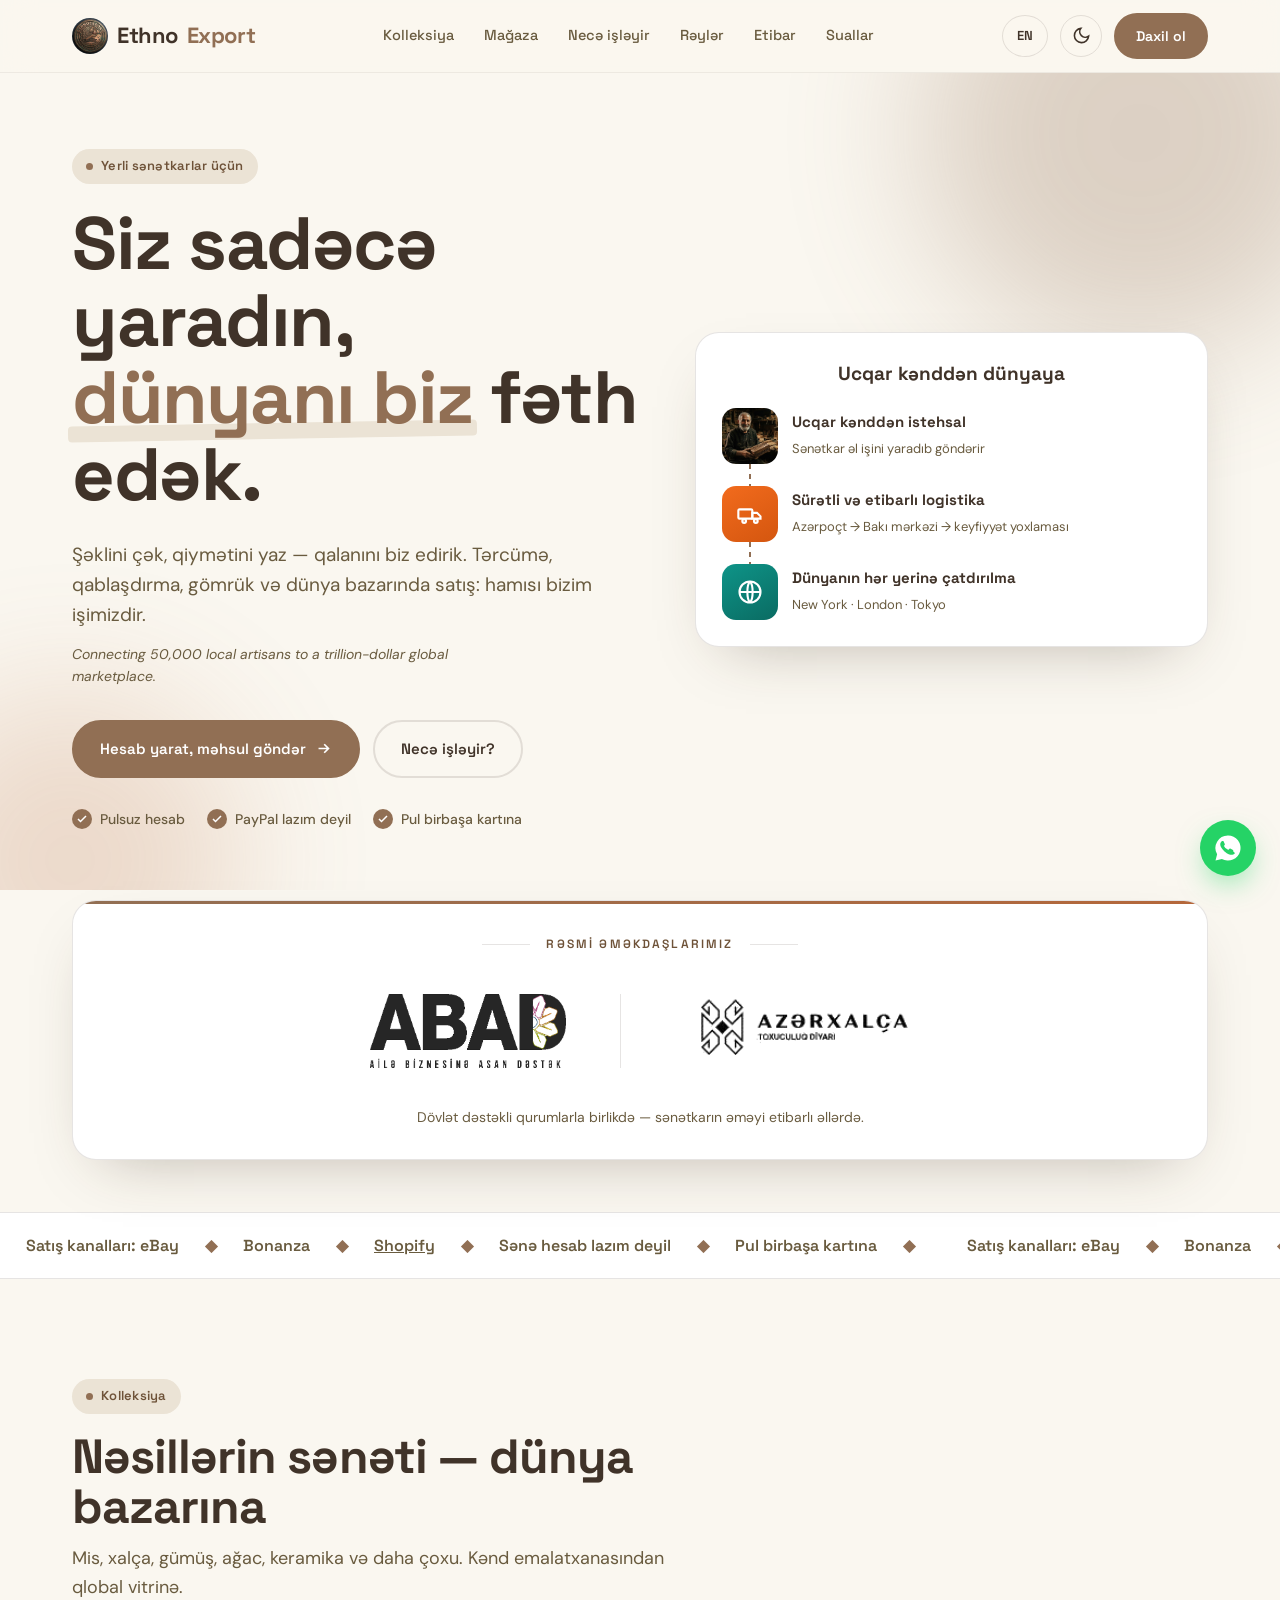
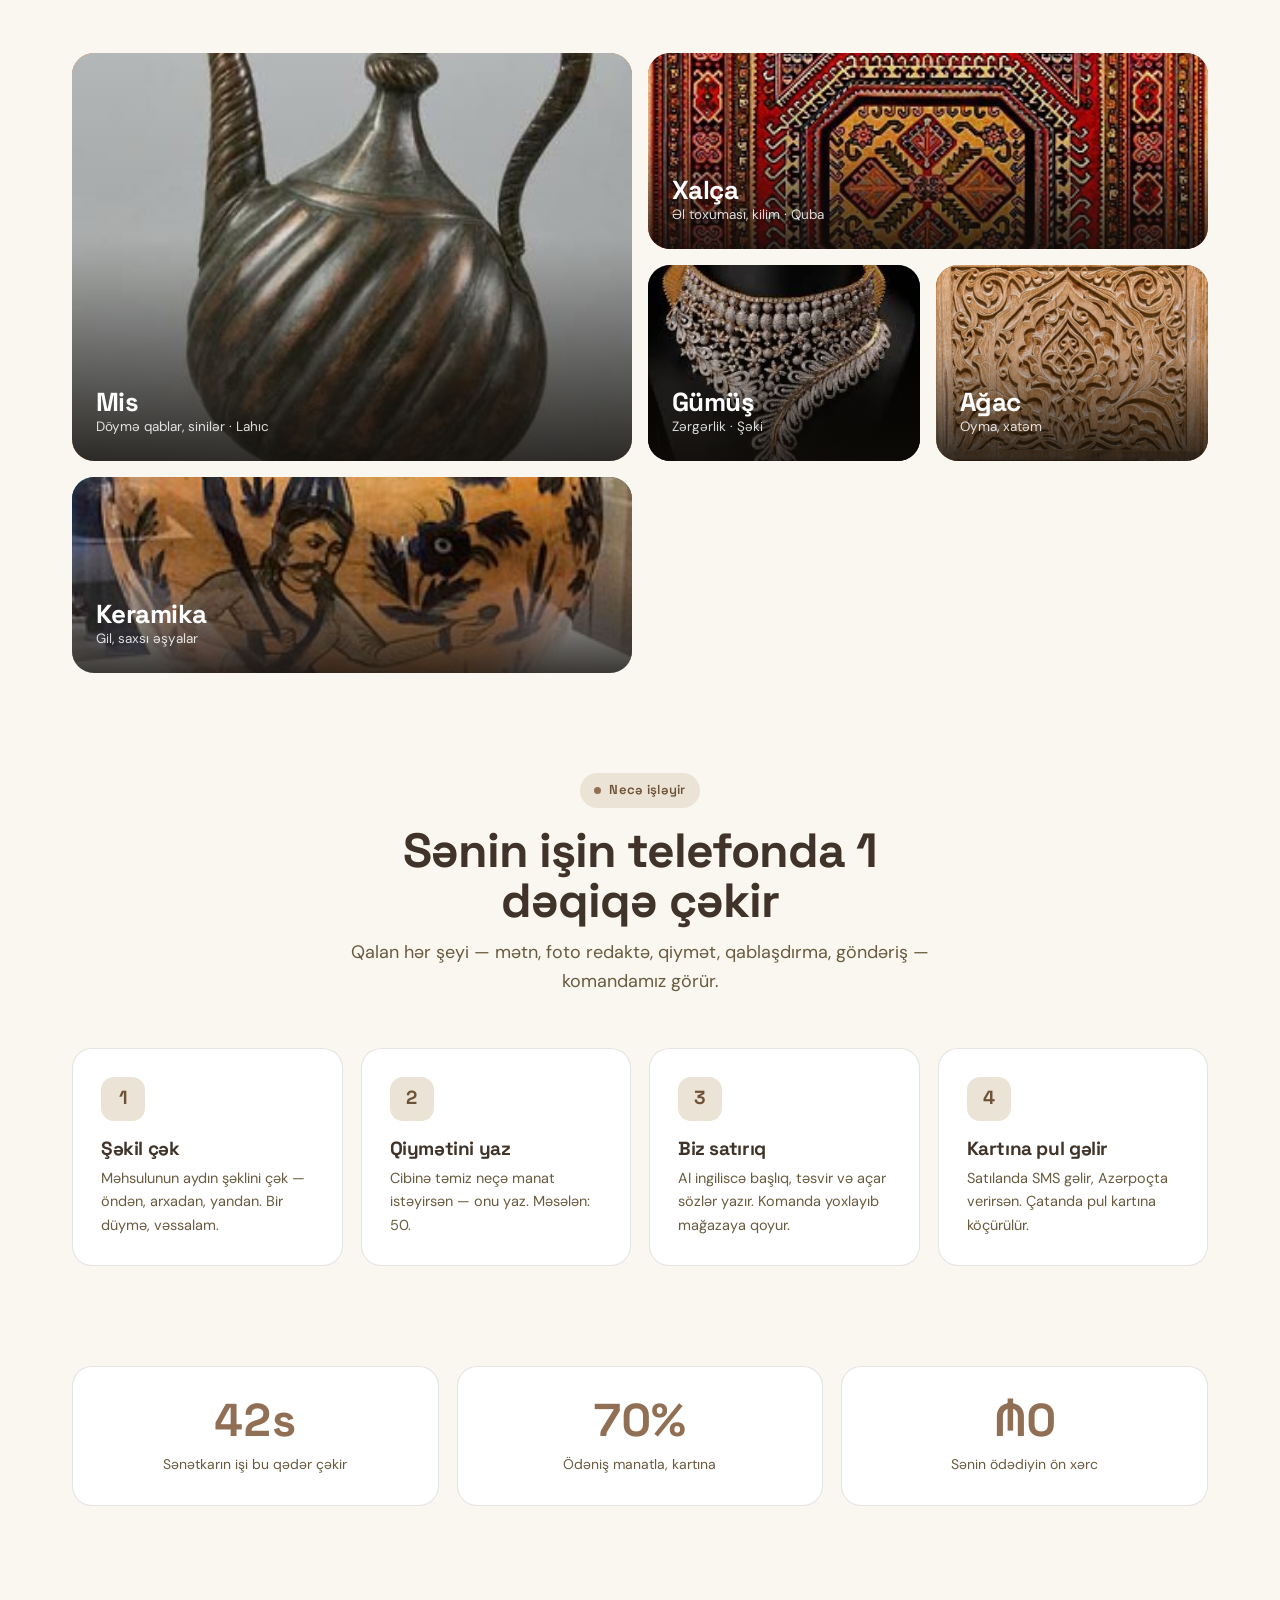
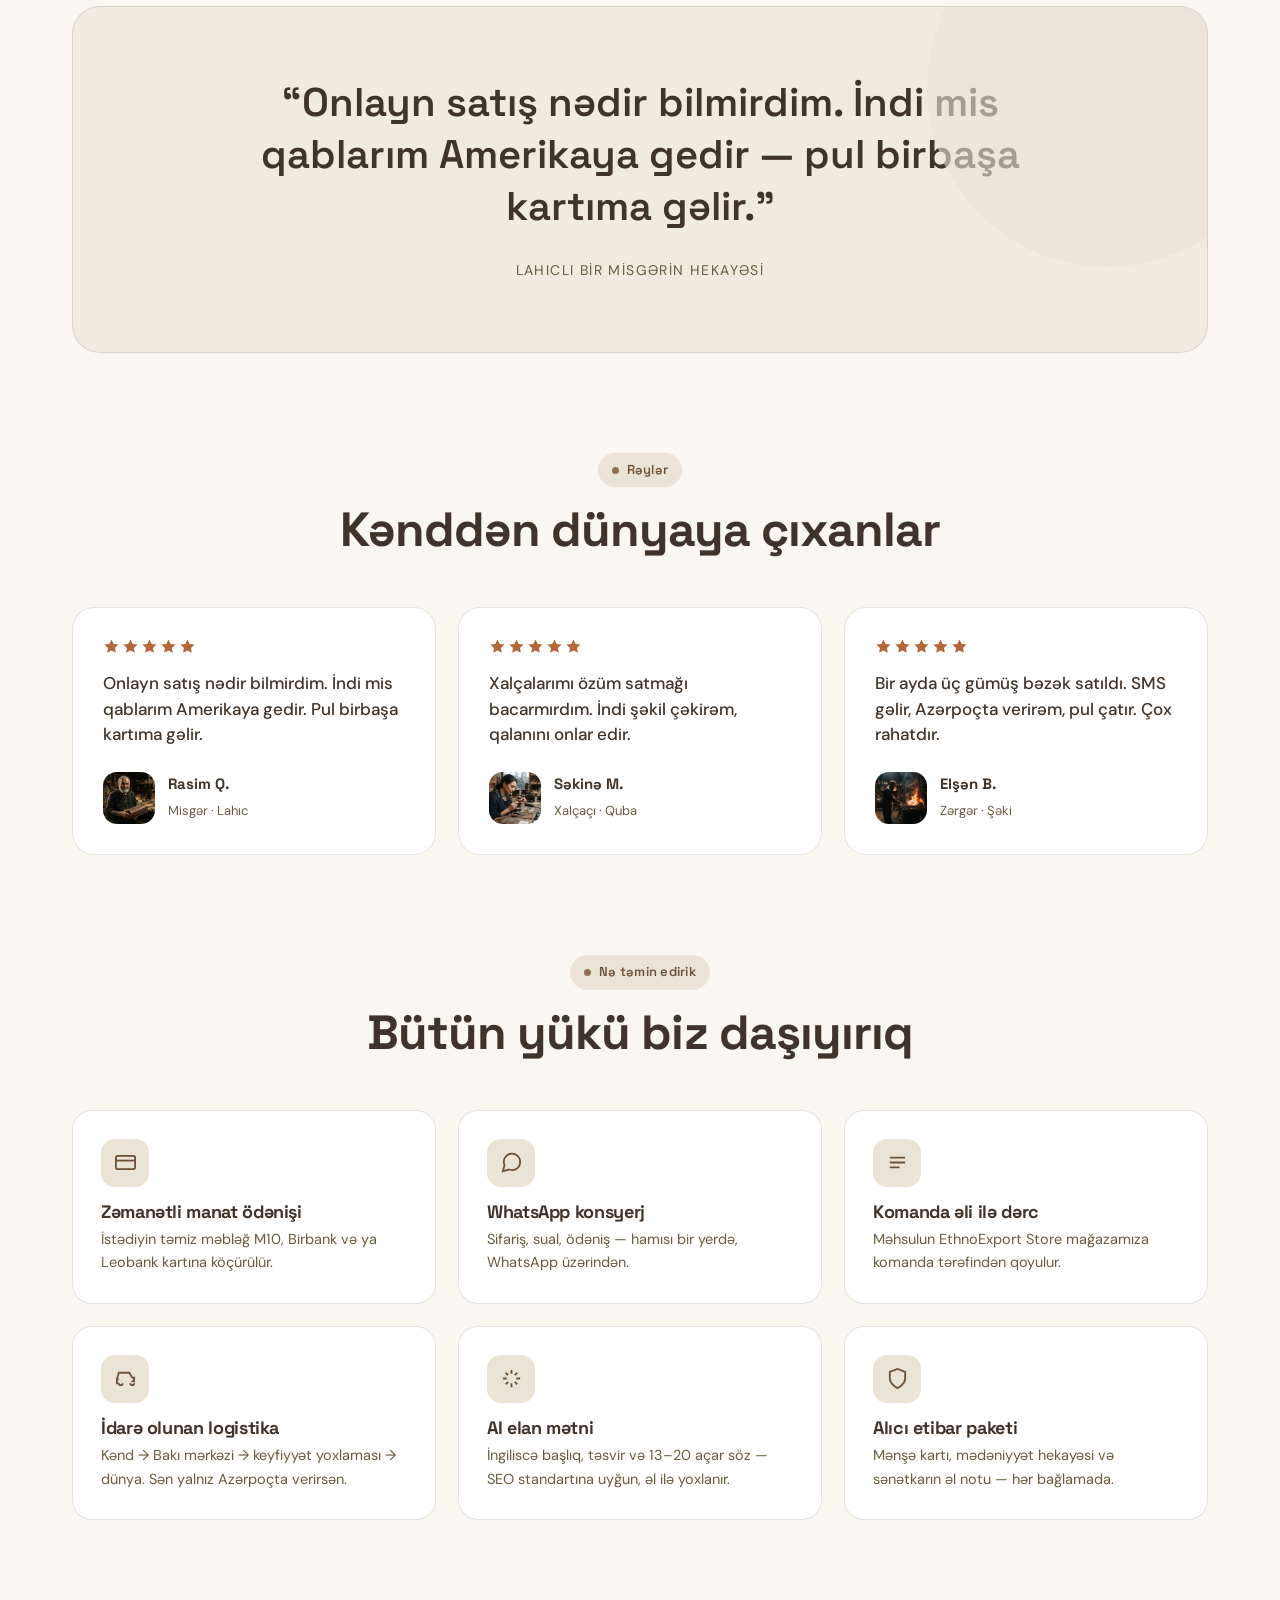
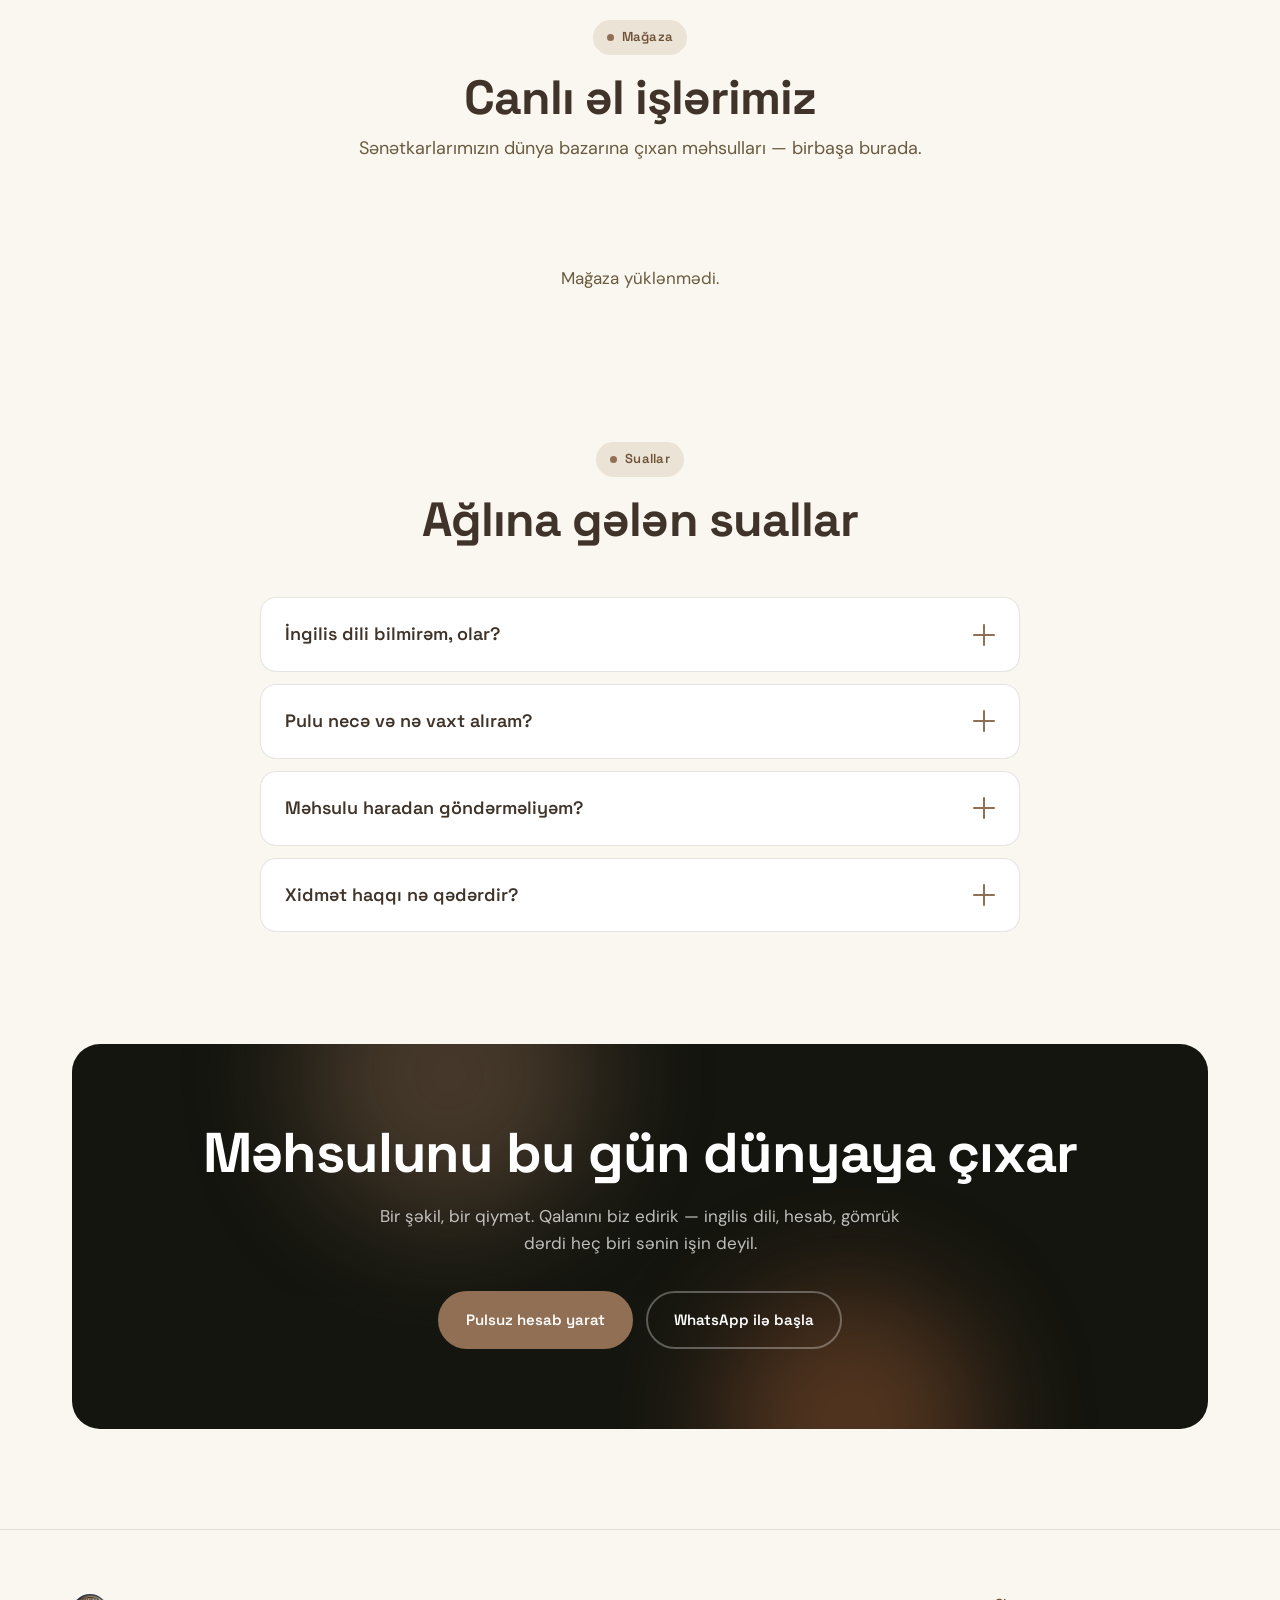
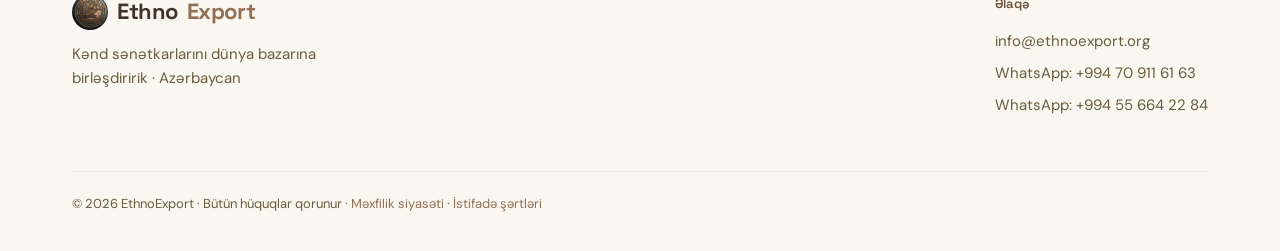
<file: index.html>
<!DOCTYPE html>
<html lang="az" data-theme="light">
<head>
<meta charset="utf-8">
<meta name="viewport" content="width=device-width,initial-scale=1">
<title>EthnoExport — Siz sadəcə yaradın, dünyanı biz fəth edək</title>
<meta name="description" content="Kənd sənətkarlarını dünya bazarına birləşdiririk. Şəklini çək, qiymətini yaz — tərcümə, gömrük, satış bizim işimizdir.">
<link rel="icon" href="assets/img/favicon.png" type="image/png">
<script>if(location.hash.indexOf('access_token')>-1){
  if(location.hash.indexOf('type=recovery')>-1){location.replace('yenile-sifre'+location.hash);}
  else{location.replace('panel'+location.hash);}
}</script>
<link rel="preconnect" href="https://fonts.googleapis.com">
<link rel="preconnect" href="https://fonts.gstatic.com" crossorigin>
<link href="https://fonts.googleapis.com/css2?family=Space+Grotesk:wght@400;500;600;700&family=DM+Sans:opsz,wght@9..40,400;9..40,500;9..40,600;9..40,700&display=swap" rel="stylesheet">
<style>
:root{
  --bg:#FAF7F0; --surface:#FFFFFF; --surface-2:#F0EADF;
  --ink:#403329; --ink-soft:#695B3F;
  --green:#916F54; --green-dk:#6E5238; --green-soft:#EBE3D5;
  --orange:#B5673A; --orange-soft:#F3E4D6;
  --berry:#9C4A33; --slate:#8F8F71; --teal:#6E5238;
  --line:rgba(64,51,41,.13); --line-2:rgba(64,51,41,.07);
  --shadow:0 24px 60px -30px rgba(60,45,30,.35);
  --nav-bg:rgba(250,247,240,.82);
}
[data-theme="dark"]{
  --bg:#241C17; --surface:#2C231B; --surface-2:#342A20;
  --ink:#EFE7DA; --ink-soft:#B0A38D;
  --green:#B0835B; --green-dk:#C79A6E; --green-soft:#3A2C1E;
  --orange:#C9825A; --orange-soft:#3A2A1D;
  --berry:#C56B52; --slate:#8F8F71; --teal:#705239;
  --line:rgba(239,231,218,.13); --line-2:rgba(239,231,218,.06);
  --shadow:0 24px 60px -30px rgba(0,0,0,.7);
  --nav-bg:rgba(36,28,23,.82);
}
*{margin:0;padding:0;box-sizing:border-box}
html{scroll-behavior:smooth}
body{background:var(--bg);color:var(--ink);font-family:"DM Sans",sans-serif;font-size:17px;line-height:1.6;-webkit-font-smoothing:antialiased;overflow-x:hidden;transition:background .5s,color .5s}
h1,h2,h3{font-family:"Space Grotesk",sans-serif;font-weight:700;line-height:1.04;letter-spacing:-.02em}
img{max-width:100%;display:block}
a{color:inherit;text-decoration:none}
.wrap{max-width:1200px;margin:0 auto;padding:0 32px}
.eyebrow{display:inline-flex;align-items:center;gap:8px;font-family:"Space Grotesk";font-size:13px;font-weight:600;letter-spacing:.02em;color:var(--green-dk);background:var(--green-soft);padding:7px 14px;border-radius:100px}
.eyebrow .dot{width:7px;height:7px;border-radius:50%;background:var(--green)}
.lead{color:var(--ink-soft);font-size:19px}
::selection{background:var(--green);color:#fff}

/* buttons */
.btn{display:inline-flex;align-items:center;gap:9px;background:var(--ink);color:var(--bg);padding:15px 26px;border-radius:100px;font-family:"Space Grotesk";font-size:15px;font-weight:600;border:2px solid var(--ink);cursor:pointer;transition:transform .22s cubic-bezier(.34,1.5,.5,1),box-shadow .3s,background .3s}
.btn:hover{transform:translateY(-3px);box-shadow:0 14px 26px -12px rgba(20,21,15,.5)}
.btn svg{width:17px;height:17px;transition:transform .3s}
.btn:hover svg{transform:translateX(4px)}
.btn.green{background:var(--green);border-color:var(--green);color:#fff}
.btn.green:hover{box-shadow:0 14px 30px -10px rgba(145,111,84,.6)}
.btn.ghost{background:transparent;color:var(--ink);border-color:var(--line)}
.btn.ghost:hover{border-color:var(--ink);box-shadow:none}

/* nav */
header.nav{position:sticky;top:0;z-index:60;background:var(--nav-bg);backdrop-filter:blur(16px) saturate(1.4);border-bottom:1px solid var(--line-2);transition:.4s}
.nav-in{display:flex;align-items:center;justify-content:space-between;height:72px}
.logo{font-family:"Space Grotesk";font-size:22px;font-weight:700;letter-spacing:-.02em;display:flex;align-items:center;gap:9px}
.logo b{color:var(--green)}
.logo-mark{width:28px;height:28px;background:var(--green);border-radius:9px;display:flex;align-items:center;justify-content:center;color:#fff}
.logo-mark svg{width:18px;height:18px}
.logo-img{width:36px;height:36px;border-radius:50%;object-fit:cover;flex:none}
.nav-links{display:flex;gap:30px}
.nav-links a{font-family:"Space Grotesk";font-size:14.5px;font-weight:500;color:var(--ink-soft);transition:color .2s}
.nav-links a:hover{color:var(--green)}
.nav-right{display:flex;align-items:center;gap:12px}
.icon-btn{width:42px;height:42px;display:flex;align-items:center;justify-content:center;border:1px solid var(--line);border-radius:50%;background:transparent;color:var(--ink);cursor:pointer;transition:.25s}
.icon-btn:hover{border-color:var(--green);color:var(--green)}
.icon-btn svg{width:19px;height:19px}
.icon-btn .sun{display:none}[data-theme="dark"] .icon-btn .sun{display:block}[data-theme="dark"] .icon-btn .moon{display:none}
.menu-btn{display:none}
.nav-cta{padding:10px 20px;font-size:14px}

/* hero */
.hero{position:relative;padding:76px 0 60px;overflow:hidden}
.blob{position:absolute;border-radius:50%;filter:blur(70px);opacity:.5;pointer-events:none;z-index:0}
.blob.g{width:440px;height:440px;background:var(--green);top:-160px;right:-80px;opacity:.28}
.blob.o{width:340px;height:340px;background:var(--orange);bottom:-140px;left:-100px;opacity:.2}
.hero-grid{display:grid;grid-template-columns:1.05fr .95fr;gap:56px;align-items:center;position:relative;z-index:1}
.hero h1{font-size:clamp(42px,6vw,74px);margin:22px 0 0}
.hero h1 .mark{position:relative;white-space:nowrap;color:var(--green)}
.hero h1 .mark::after{content:"";position:absolute;left:-4px;right:-4px;bottom:6px;height:16px;background:var(--green-soft);z-index:-1;border-radius:4px;transform:rotate(-1deg)}
.hero .lead{margin:26px 0 6px;max-width:44ch}
.hero-en{font-size:14px;color:var(--ink-soft);font-style:italic;max-width:46ch;margin-top:12px}
.hero-cta{display:flex;gap:13px;flex-wrap:wrap;margin-top:32px}
.assure{display:flex;gap:22px;flex-wrap:wrap;margin-top:30px}
.assure div{display:flex;align-items:center;gap:8px;font-size:14px;color:var(--ink-soft);font-weight:500}
.assure .ck{width:20px;height:20px;border-radius:50%;background:var(--green);display:flex;align-items:center;justify-content:center;flex:none}
.assure .ck svg{width:12px;height:12px;color:#fff}

/* calc card */
.calc{background:var(--surface);border:1px solid var(--line);border-radius:24px;padding:30px;box-shadow:var(--shadow);position:relative;z-index:1}
.calc-tag{display:inline-flex;align-items:center;gap:8px;font-family:"Space Grotesk";font-size:12px;font-weight:600;letter-spacing:.02em;color:var(--green-dk);background:var(--green-soft);padding:6px 12px;border-radius:100px}
.calc-tag .dot{width:7px;height:7px;border-radius:50%;background:var(--green)}
@media(prefers-reduced-motion:no-preference){.calc-tag .dot{animation:pulse 2.2s infinite}}
@keyframes pulse{0%{box-shadow:0 0 0 0 rgba(145,111,84,.5)}70%{box-shadow:0 0 0 8px rgba(145,111,84,0)}100%{box-shadow:0 0 0 0 rgba(145,111,84,0)}}
.calc h3{font-size:21px;margin:16px 0 4px}
.calc .sub{font-size:14px;color:var(--ink-soft);margin-bottom:20px}
.calc-input{background:var(--surface-2);border-radius:16px;padding:18px 20px;margin-bottom:20px}
.calc-val{display:flex;align-items:center;justify-content:space-between}
.calc-val input{background:transparent;border:none;outline:none;font-family:"Space Grotesk";font-size:44px;font-weight:700;color:var(--ink);width:100%;text-align:right}
.calc-val input::-webkit-outer-spin-button,.calc-val input::-webkit-inner-spin-button{-webkit-appearance:none;margin:0}
.calc-val b{font-size:28px;color:var(--green);font-weight:600;font-family:"Space Grotesk"}
input[type=range]{-webkit-appearance:none;width:100%;height:6px;background:var(--line);border-radius:100px;margin-top:14px;cursor:pointer}
input[type=range]::-webkit-slider-thumb{-webkit-appearance:none;width:22px;height:22px;border-radius:50%;background:var(--green);border:4px solid var(--surface);box-shadow:0 2px 8px rgba(145,111,84,.4)}
input[type=range]::-moz-range-thumb{width:22px;height:22px;border-radius:50%;background:var(--green);border:4px solid var(--surface)}
.rev-row{display:flex;justify-content:space-between;align-items:center;font-size:14.5px;color:var(--ink-soft);padding:10px 0;border-top:1px solid var(--line-2)}
.rev-row .money{font-family:"Space Grotesk";font-weight:600;color:var(--ink);font-variant-numeric:tabular-nums}
.rev-final{display:flex;justify-content:space-between;align-items:flex-end;padding-top:16px;margin-top:6px;border-top:2px solid var(--line)}
.rev-final .lbl{font-size:11px;letter-spacing:.08em;text-transform:uppercase;color:var(--ink-soft)}
.rev-final .note{font-size:13px;color:var(--green-dk);margin-top:3px;font-weight:600}
.rev-final .val{font-family:"Space Grotesk";font-size:38px;font-weight:700;color:var(--ink);font-variant-numeric:tabular-nums}
.calc-fine{font-size:11px;color:var(--ink-soft);opacity:.7;margin-top:14px;line-height:1.5}

/* marquee strip */
.strip{border-top:1px solid var(--line);border-bottom:1px solid var(--line);padding:0;overflow:hidden;background:var(--surface)}
.marq{display:flex;gap:0;white-space:nowrap;font-family:"Space Grotesk";font-weight:600;font-size:16px;color:var(--ink-soft)}
.marq span{padding:20px 26px;display:inline-flex;align-items:center;gap:26px}
.marq .d{color:var(--green)}
@media(prefers-reduced-motion:no-preference){.marq{animation:scroll 26s linear infinite;width:max-content}}
@keyframes scroll{to{transform:translateX(-50%)}}

/* section */
.sec{padding:100px 0}
.sec-head{max-width:640px;margin-bottom:52px}
.sec-head.center{margin-left:auto;margin-right:auto;text-align:center}
.sec-head h2{font-size:clamp(30px,4vw,48px);margin:18px 0 12px}
.sec-head p{color:var(--ink-soft);font-size:18px}

/* categories bento */
.bento{display:grid;grid-template-columns:repeat(4,1fr);grid-auto-rows:196px;gap:16px}
.bcard{position:relative;overflow:hidden;border-radius:22px;padding:24px;display:flex;flex-direction:column;justify-content:flex-end;color:#fff;cursor:default;transition:transform .35s cubic-bezier(.34,1.4,.5,1),box-shadow .35s}
.bcard:hover{transform:translateY(-6px);box-shadow:0 26px 50px -22px rgba(0,0,0,.45)}
.bcard .bimg{position:absolute;inset:0;width:100%;height:100%;object-fit:cover;z-index:0;transition:transform .5s}
.bcard:hover .bimg{transform:scale(1.06)}
.bcard::after{content:"";position:absolute;inset:0;z-index:1;background:linear-gradient(to top,rgba(15,12,8,.82),rgba(15,12,8,.15) 55%,rgba(15,12,8,.05))}
.bcard h3,.bcard small{position:relative;z-index:2}
.bcard .ic{position:absolute;top:22px;right:22px;opacity:.35;transition:transform .5s}
.bcard:hover .ic{transform:scale(1.15) rotate(-6deg)}
.bcard .ic svg{width:60px;height:60px;stroke-width:1.2}
.bcard h3{font-size:26px;position:relative}
.bcard small{opacity:.85;font-size:13.5px;position:relative}
.b-mis{grid-column:span 2;grid-row:span 2;background:linear-gradient(150deg,#F26B1D,#c94f12)}
.b-xal{grid-column:span 2;background:linear-gradient(150deg,#C0392B,#8e2820)}
.b-gum{grid-column:span 1;background:linear-gradient(150deg,#5B6470,#3f4650)}
.b-agac{grid-column:span 1;background:linear-gradient(150deg,#8a6a3e,#5c4326)}
.b-ker{grid-column:span 2;background:linear-gradient(150deg,#0E9488,#0a6b62)}

/* how steps */
.steps{display:grid;grid-template-columns:repeat(4,1fr);gap:18px}
.step{background:var(--surface);border:1px solid var(--line);border-radius:20px;padding:28px;transition:transform .3s,box-shadow .3s,border-color .3s}
.step:hover{transform:translateY(-6px);border-color:var(--green);box-shadow:0 0 0 1px var(--green),0 18px 40px -20px rgba(145,111,84,.5)}
.step .n{width:44px;height:44px;border-radius:13px;background:var(--green-soft);color:var(--green-dk);font-family:"Space Grotesk";font-weight:700;font-size:19px;display:flex;align-items:center;justify-content:center}
.step h3{font-size:19px;margin:18px 0 9px}
.step p{font-size:14.5px;color:var(--ink-soft)}

/* stats */
.stats{display:grid;grid-template-columns:repeat(4,1fr);gap:18px}
.stat{background:var(--surface);border:1px solid var(--line);border-radius:20px;padding:30px;text-align:center}
.stat .num{font-family:"Space Grotesk";font-size:46px;font-weight:700;color:var(--green);line-height:1;font-variant-numeric:tabular-nums}
.stat .lbl{font-size:14px;color:var(--ink-soft);margin-top:10px}

/* story */
.story{background:var(--surface-2);border:1px solid var(--line);color:var(--ink);border-radius:28px;padding:70px 56px;text-align:center;position:relative;overflow:hidden}
.story::after{content:"";position:absolute;top:-100px;right:-80px;width:360px;height:360px;background:var(--green-soft);opacity:.6;border-radius:50%}
.story .quote{font-family:"Space Grotesk";font-size:clamp(24px,3.4vw,40px);font-weight:600;line-height:1.3;max-width:820px;margin:0 auto;position:relative}
.story .who{margin-top:26px;font-size:14px;letter-spacing:.1em;text-transform:uppercase;color:var(--ink-soft);position:relative}

/* reviews */
.rev-grid{display:grid;grid-template-columns:repeat(3,1fr);gap:22px}
.review{background:var(--surface);border:1px solid var(--line);border-radius:22px;padding:30px;transition:transform .3s,box-shadow .3s,border-color .3s}
.review:hover{transform:translateY(-6px);border-color:var(--green);box-shadow:0 0 0 1px var(--green),0 18px 40px -20px rgba(145,111,84,.5)}
.review .stars{display:flex;gap:2px;color:var(--orange);margin-bottom:16px}
.review .stars svg{width:17px;height:17px;fill:currentColor}
.review p{font-size:17px;line-height:1.5;margin-bottom:24px;font-weight:500}
.review .who{display:flex;align-items:center;gap:13px}
.review .av{width:52px;height:52px;border-radius:14px;display:flex;align-items:center;justify-content:center;font-family:"Space Grotesk";font-size:19px;font-weight:700;color:#fff;flex:none;object-fit:cover}
.review .who b{display:block;font-family:"Space Grotesk";font-size:15px}
.review .who small{color:var(--ink-soft);font-size:13px}

/* trust */
.trust-grid{display:grid;grid-template-columns:repeat(3,1fr);gap:22px}
.tcard{background:var(--surface);border:1px solid var(--line);border-radius:20px;padding:28px;transition:transform .3s,box-shadow .3s,border-color .3s}
.tcard:hover{transform:translateY(-5px);border-color:var(--green);box-shadow:0 0 0 1px var(--green),0 18px 40px -20px rgba(145,111,84,.5)}
.tcard .ic{width:48px;height:48px;border-radius:14px;background:var(--green-soft);color:var(--green-dk);display:flex;align-items:center;justify-content:center;margin-bottom:16px}
.tcard .ic svg{width:23px;height:23px}
.tcard h3{font-size:18px;margin-bottom:7px}
.tcard p{font-size:14.5px;color:var(--ink-soft)}

/* store band */
.band{background:linear-gradient(135deg,var(--orange),#d4560f);color:#fff;border-radius:28px;padding:52px;display:flex;align-items:center;justify-content:space-between;gap:36px;flex-wrap:wrap;position:relative;overflow:hidden}
.band::after{content:"";position:absolute;bottom:-120px;left:-60px;width:320px;height:320px;background:rgba(255,255,255,.12);border-radius:50%}
.band h2{font-size:clamp(26px,3vw,38px);position:relative}
.band p{margin-top:10px;max-width:46ch;opacity:.9;position:relative}
.band .btn{background:#fff;color:var(--orange);border-color:#fff;position:relative}

/* faq */
.faq{max-width:760px;margin:0 auto}
.qa{background:var(--surface);border:1px solid var(--line);border-radius:16px;margin-bottom:12px;overflow:hidden;transition:border-color .3s}
.qa[open]{border-color:var(--green)}
.qa summary{list-style:none;cursor:pointer;padding:22px 24px;display:flex;justify-content:space-between;align-items:center;gap:20px;font-family:"Space Grotesk";font-size:18px;font-weight:600}
.qa summary::-webkit-details-marker{display:none}
.qa summary .pl{width:22px;height:22px;flex:none;position:relative;transition:transform .3s}
.qa[open] summary .pl{transform:rotate(45deg)}
.qa summary .pl::before,.qa summary .pl::after{content:"";position:absolute;background:var(--green);border-radius:2px}
.qa summary .pl::before{left:0;right:0;top:10px;height:2px}
.qa summary .pl::after{top:0;bottom:0;left:10px;width:2px}
.qa .ans{padding:0 24px 22px;color:var(--ink-soft);font-size:15.5px;max-width:64ch}

/* final */
.final{text-align:center;background:#14150F;color:#fff;border-radius:28px;padding:80px 40px;position:relative;overflow:hidden}
.final h2{color:#fff}
.final .fb{position:absolute;border-radius:50%;filter:blur(60px);opacity:.4}
.final .fb.a{width:300px;height:300px;background:var(--green);top:-120px;left:20%}
.final .fb.b{width:260px;height:260px;background:var(--orange);bottom:-120px;right:20%}
.final h2{font-size:clamp(30px,4.6vw,56px);position:relative}
.final p{color:rgba(255,255,255,.72);max-width:44ch;margin:20px auto 34px;position:relative}
.final .cc{display:flex;gap:13px;justify-content:center;flex-wrap:wrap;position:relative}
.final .btn.ghost{color:#fff;border-color:rgba(255,255,255,.3)}
.final .btn.ghost:hover{border-color:#fff}

/* footer */
footer{border-top:1px solid var(--line);padding:64px 0 36px}
.foot-in{display:flex;justify-content:space-between;gap:40px;flex-wrap:wrap}
.foot-in .lead{max-width:32ch;margin-top:12px;font-size:15px}
.fc-title{font-family:"Space Grotesk";font-size:13px;font-weight:600;color:var(--green-dk);margin-bottom:14px}
.foot-contact a{display:block;color:var(--ink-soft);font-size:15px;margin-bottom:8px;transition:color .25s}
.foot-contact a:hover{color:var(--green)}
.foot-bottom{margin-top:46px;padding-top:22px;border-top:1px solid var(--line-2);font-size:13px;color:var(--ink-soft)}
.foot-bottom a{color:var(--green)}

/* reveal */
@media(prefers-reduced-motion:no-preference){
  .reveal{opacity:0;transform:translateY(28px);transition:opacity .7s cubic-bezier(.2,.7,.2,1),transform .7s cubic-bezier(.2,.7,.2,1)}
  .reveal.in{opacity:1;transform:none}
}

/* floats */
.wa-float{position:fixed;right:24px;bottom:24px;z-index:70;width:56px;height:56px;border-radius:50%;background:#25D366;color:#fff;display:flex;align-items:center;justify-content:center;box-shadow:0 12px 30px -8px rgba(37,211,102,.6);transition:transform .3s}
.wa-float:hover{transform:scale(1.08)}
.wa-float svg{width:30px;height:30px}
.wa-float .tip{position:absolute;right:68px;white-space:nowrap;background:#14150F;color:#fff;font-size:13px;font-weight:500;padding:8px 14px;border-radius:10px;opacity:0;transform:translateX(8px);transition:.25s;pointer-events:none;box-shadow:0 8px 20px -8px rgba(0,0,0,.5)}
[data-theme="dark"] .wa-float .tip{background:#EDF2E9;color:#14150F}
.wa-float:hover .tip{opacity:1;transform:none}
@media(prefers-reduced-motion:no-preference){.wa-float{animation:waP 2.8s infinite}}
@keyframes waP{0%{box-shadow:0 12px 30px -8px rgba(37,211,102,.6),0 0 0 0 rgba(37,211,102,.5)}70%{box-shadow:0 12px 30px -8px rgba(37,211,102,.6),0 0 0 14px rgba(37,211,102,0)}100%{box-shadow:0 12px 30px -8px rgba(37,211,102,.6),0 0 0 0 rgba(37,211,102,0)}}
.to-top{position:fixed;left:24px;bottom:24px;z-index:69;width:46px;height:46px;border-radius:50%;background:var(--surface);border:1px solid var(--line);color:var(--ink);display:flex;align-items:center;justify-content:center;cursor:pointer;opacity:0;pointer-events:none;transform:translateY(10px);transition:.3s}
.to-top.show{opacity:1;pointer-events:auto;transform:none}
.to-top svg{width:18px;height:18px}

/* storefront modal */
.shop-modal{position:fixed;inset:0;z-index:100;background:rgba(15,20,12,.55);backdrop-filter:blur(6px);display:none;align-items:center;justify-content:center;padding:24px}
.shop-modal.on{display:flex}
.shop-win{width:min(960px,96vw);height:min(680px,90vh);background:var(--surface);border-radius:20px;overflow:hidden;display:flex;flex-direction:column;box-shadow:0 40px 90px -30px rgba(0,0,0,.6);border:1px solid var(--line)}
.shop-bar{display:flex;align-items:center;gap:14px;padding:12px 16px;border-bottom:1px solid var(--line);background:var(--surface-2)}
.shop-bar .bd{display:flex;gap:7px}.shop-bar .bd i{width:11px;height:11px;border-radius:50%;background:var(--line);display:block}
.shop-bar .url{font-size:13px;color:var(--ink-soft);flex:1}
.shop-bar .ext{color:var(--green);font-size:16px}
.shop-bar .x{margin-left:auto;background:none;border:none;font-size:24px;color:var(--ink-soft);cursor:pointer;line-height:1}
.shop-body{flex:1;overflow-y:auto;padding:28px}
.shop-title{font-family:"Space Grotesk";font-size:24px;font-weight:700}
.shop-sub{color:var(--ink-soft);font-size:14px;margin-bottom:22px}
.shop-grid{display:grid;grid-template-columns:repeat(auto-fill,minmax(180px,1fr));gap:16px}
.shop-empty{grid-column:1/-1;text-align:center;color:var(--ink-soft);padding:50px 0}
.pcard{border:1px solid var(--line);border-radius:16px;overflow:hidden;cursor:pointer;transition:transform .3s,box-shadow .3s}
.pcard:hover{transform:translateY(-4px);box-shadow:var(--shadow)}
.pimg{aspect-ratio:1;background:var(--surface-2);display:flex;align-items:center;justify-content:center;color:var(--ink-soft)}
.pimg img{width:100%;height:100%;object-fit:cover}.pimg svg{width:38px;height:38px}
.pinfo{padding:14px}.pinfo b{font-family:"Space Grotesk";font-size:14px;display:block;line-height:1.3}
.pinfo .pr{color:var(--green);font-weight:600;margin:4px 0}
.pinfo small{color:var(--ink-soft);font-size:12px}
.pdetail{display:none}.pdetail.on{display:block}
.pd-back{color:var(--green);cursor:pointer;font-size:14px;display:inline-block;margin-bottom:20px;font-weight:600}
.pd-main{display:grid;grid-template-columns:1fr 1fr;gap:28px}
.pd-hero{aspect-ratio:1;background:var(--surface-2);border-radius:16px;display:flex;align-items:center;justify-content:center;overflow:hidden}
.pd-hero img{width:100%;height:100%;object-fit:cover}.pd-hero svg{width:60px;height:60px;color:var(--ink-soft)}
.pd-thumbs{display:flex;gap:8px;margin-top:10px;flex-wrap:wrap}
.pd-thumbs img{width:56px;height:56px;object-fit:cover;border-radius:10px;cursor:pointer;border:2px solid transparent}
.pd-thumbs img.on{border-color:var(--green)}
.pd-info .meta{font-size:12px;letter-spacing:.08em;text-transform:uppercase;color:var(--ink-soft)}
.pd-info h3{font-size:24px;margin:8px 0 12px}
.pd-info .price{font-family:"Space Grotesk";font-size:26px;color:var(--green);margin-bottom:16px;font-weight:700}
.pd-tags{display:flex;flex-wrap:wrap;gap:7px;margin-bottom:24px}
.pd-tags span{font-size:12px;background:var(--surface-2);padding:5px 10px;border-radius:8px;color:var(--ink-soft)}

/* responsive */
@media(max-width:980px){
  .hero-grid{grid-template-columns:1fr;gap:44px}
  .bento{grid-template-columns:repeat(2,1fr);grid-auto-rows:170px}
  .b-mis{grid-column:span 2}.b-xal,.b-ker{grid-column:span 2}.b-gum,.b-agac{grid-column:span 1}
  .steps,.stats{grid-template-columns:repeat(2,1fr)}
  .rev-grid,.trust-grid{grid-template-columns:1fr}
  .pd-main{grid-template-columns:1fr}
}
@media(max-width:720px){
  .wrap{padding:0 20px}
  body{font-size:16px}
  .nav-links{display:none;position:absolute;top:72px;left:0;right:0;flex-direction:column;background:var(--surface);border-bottom:1px solid var(--line);padding:20px;gap:18px}
  .nav-links.open{display:flex}
  .menu-btn{display:flex}.nav-cta{display:none}
  .sec{padding:70px 0}
  .steps,.stats{grid-template-columns:1fr}
  .story,.band,.final{padding:44px 26px}
  .band{text-align:center;justify-content:center}
  .calc-val input{font-size:36px}
}
</style>
</head>
<body>

<header class="nav">
  <div class="wrap nav-in">
    <div class="logo">
      <img src="assets/img/logo.png" class="logo-img" alt="EthnoExport">
      Ethno<b>Export</b>
    </div>
    <nav class="nav-links" id="navlinks">
      <a href="#kolleksiya">Kolleksiya</a>
      <a href="#magaza">Mağaza</a>
      <a href="#nasil">Necə işləyir</a>
      <a href="#reyler">Rəylər</a>
      <a href="#etibar">Etibar</a>
      <a href="#faq">Suallar</a>
    </nav>
    <div class="nav-right">
      <button class="icon-btn" id="langBtn" style="width:auto;padding:0 14px;font-family:'Space Grotesk';font-weight:600;font-size:13px" aria-label="Language / Dil">EN</button>
      <button class="icon-btn" id="theme" aria-label="Rejimi dəyiş">
        <svg class="moon" viewBox="0 0 24 24" fill="none" stroke="currentColor" stroke-width="2"><path d="M21 12.8A9 9 0 1 1 11.2 3a7 7 0 0 0 9.8 9.8Z"/></svg>
        <svg class="sun" viewBox="0 0 24 24" fill="none" stroke="currentColor" stroke-width="2"><circle cx="12" cy="12" r="4"/><path d="M12 2v2M12 20v2M4.9 4.9l1.4 1.4M17.7 17.7l1.4 1.4M2 12h2M20 12h2M4.9 19.1l1.4-1.4M17.7 6.3l1.4-1.4"/></svg>
      </button>
      <a href="daxil.html" class="btn green nav-cta">Daxil ol</a>
      <button class="icon-btn menu-btn" id="menu" aria-label="Menyu"><svg viewBox="0 0 24 24" fill="none" stroke="currentColor" stroke-width="2"><path d="M3 6h18M3 12h18M3 18h18"/></svg></button>
    </div>
  </div>
</header>

<!-- HERO -->
<section class="hero">
  <div class="blob g"></div><div class="blob o"></div>
  <div class="wrap hero-grid">
    <div class="reveal">
      <div class="eyebrow"><span class="dot"></span> Yerli sənətkarlar üçün</div>
      <h1>Siz sadəcə yaradın, <span class="mark">dünyanı biz</span> fəth edək.</h1>
      <p class="lead">Şəklini çək, qiymətini yaz — qalanını biz edirik. Tərcümə, qablaşdırma, gömrük və dünya bazarında satış: hamısı bizim işimizdir.</p>
      <p class="hero-en">Connecting 50,000 local artisans to a trillion-dollar global marketplace.</p>
      <div class="hero-cta">
        <a href="daxil.html" class="btn green">Hesab yarat, məhsul göndər
          <svg viewBox="0 0 24 24" fill="none" stroke="currentColor" stroke-width="2.4"><path d="M5 12h14M13 6l6 6-6 6"/></svg></a>
        <a href="#nasil" class="btn ghost">Necə işləyir?</a>
      </div>
      <div class="assure">
        <div><span class="ck"><svg viewBox="0 0 24 24" fill="none" stroke="currentColor" stroke-width="3"><path d="M20 6 9 17l-5-5"/></svg></span> Pulsuz hesab</div>
        <div><span class="ck"><svg viewBox="0 0 24 24" fill="none" stroke="currentColor" stroke-width="3"><path d="M20 6 9 17l-5-5"/></svg></span> PayPal lazım deyil</div>
        <div><span class="ck"><svg viewBox="0 0 24 24" fill="none" stroke="currentColor" stroke-width="3"><path d="M20 6 9 17l-5-5"/></svg></span> Pul birbaşa kartına</div>
      </div>
    </div>
    <div class="reveal hero-journey">
      <div class="jcard">
        <div class="jc-title">Ucqar kənddən dünyaya</div>
        <div class="jrow">
          <img src="assets/img/rasim.jpg" alt="Sənətkar" class="jc-photo">
          <div><b>Ucqar kənddən istehsal</b><span>Sənətkar əl işini yaradıb göndərir</span></div>
        </div>
        <div class="jsep"><span></span></div>
        <div class="jrow">
          <div class="jc-ic l"><svg viewBox="0 0 24 24" fill="none" stroke="currentColor" stroke-width="1.8"><rect x="2" y="8" width="12" height="8" rx="1"/><path d="M14 11h4l3 3v2h-7z"/><circle cx="7" cy="18" r="1.6"/><circle cx="17" cy="18" r="1.6"/></svg></div>
          <div><b>Sürətli və etibarlı logistika</b><span>Azərpoçt → Bakı mərkəzi → keyfiyyət yoxlaması</span></div>
        </div>
        <div class="jsep"><span></span></div>
        <div class="jrow">
          <div class="jc-ic g"><svg viewBox="0 0 24 24" fill="none" stroke="currentColor" stroke-width="1.8"><circle cx="12" cy="12" r="9"/><path d="M3 12h18M12 3c3 3 3 15 0 18M12 3c-3 3-3 15 0 18"/></svg></div>
          <div><b>Dünyanın hər yerinə çatdırılma</b><span>New York · London · Tokyo</span></div>
        </div>
      </div>
    </div>
  </div>
</section>
<style>
.hero-journey{position:relative;z-index:1}
.jcard{background:var(--surface);border:1px solid var(--line);border-radius:24px;padding:26px;box-shadow:var(--shadow)}
.jc-title{font-family:"Space Grotesk";font-weight:700;font-size:19px;margin-bottom:18px;text-align:center}
.jrow{display:flex;align-items:center;gap:14px}
.jrow b{display:block;font-family:"Space Grotesk";font-size:15px}
.jrow span{font-size:13px;color:var(--ink-soft)}
.jc-photo{width:56px;height:56px;border-radius:14px;object-fit:cover;flex:none}
.jc-ic{width:56px;height:56px;border-radius:14px;display:flex;align-items:center;justify-content:center;color:#fff;flex:none}
.jc-ic svg{width:28px;height:28px}
.jc-ic.l{background:linear-gradient(150deg,#F26B1D,#d4560f)}
.jc-ic.g{background:linear-gradient(150deg,#0E9488,#0a6b62)}
.jsep{height:22px;margin-left:27px;position:relative}
.jsep span{position:absolute;left:0;top:0;bottom:0;width:2px;background:repeating-linear-gradient(180deg,var(--green) 0 5px,transparent 5px 10px)}
</style>

<!-- PARTNERS -->
<section class="partners-sec" id="partners">
  <div class="wrap reveal">
    <div class="partners-card">
      <div class="partners-head">
        <span class="pline"></span>
        <span class="ptag">Rəsmi əməkdaşlarımız</span>
        <span class="pline"></span>
      </div>
      <div class="partners">
        <div class="partner-chip"><img src="assets/img/abad.png" alt="ABAD"></div>
        <div class="pdiv"></div>
        <div class="partner-chip"><img src="assets/img/azerxalca.png" alt="Azərxalça"></div>
      </div>
      <p class="partners-note">Dövlət dəstəkli qurumlarla birlikdə — sənətkarın əməyi etibarlı əllərdə.</p>
    </div>
  </div>
</section>
<style>
.partners-sec{padding:10px 0 52px}
.partners-card{position:relative;background:var(--surface);border:1px solid var(--line);border-radius:24px;padding:34px 30px 30px;text-align:center;box-shadow:var(--shadow);overflow:hidden}
.partners-card::before{content:"";position:absolute;top:0;left:0;right:0;height:3px;background:linear-gradient(90deg,var(--green),var(--orange))}
.partners-head{display:flex;align-items:center;justify-content:center;gap:16px;margin-bottom:26px}
.partners-head .pline{height:1px;width:48px;background:var(--line)}
.partners-head .ptag{font-family:"Space Grotesk";font-size:12px;font-weight:600;letter-spacing:.18em;text-transform:uppercase;color:var(--green-dk)}
.partners{display:flex;align-items:center;justify-content:center;gap:0;flex-wrap:wrap}
.partner-chip{padding:14px 54px;transition:transform .35s}
.partner-chip:hover{transform:translateY(-4px) scale(1.03)}
.partner-chip img{height:74px;width:auto;object-fit:contain;transition:.3s}
[data-theme="dark"] .partner-chip img{background:#fff;padding:12px 22px;border-radius:14px;box-shadow:0 10px 26px -16px rgba(0,0,0,.5)}
.pdiv{width:1px;align-self:stretch;background:var(--line);margin:14px 0}
.partners-note{margin-top:24px;font-size:14px;color:var(--ink-soft);max-width:52ch;margin-left:auto;margin-right:auto}
@media(max-width:600px){.partner-chip{padding:14px 24px}.partner-chip img{height:56px}.pdiv{display:none}}
</style>

<!-- MARQUEE -->
<div class="strip">
  <div class="marq">
    <span>Satış kanalları: eBay <b class="d">◆</b> Bonanza <b class="d">◆</b> <a href="#" onclick="openShop();return false" style="color:inherit;text-decoration:underline;cursor:pointer">Shopify</a> <b class="d">◆</b> Sənə hesab lazım deyil <b class="d">◆</b> Pul birbaşa kartına <b class="d">◆</b></span>
    <span>Satış kanalları: eBay <b class="d">◆</b> Bonanza <b class="d">◆</b> <a href="#" onclick="openShop();return false" style="color:inherit;text-decoration:underline;cursor:pointer">Shopify</a> <b class="d">◆</b> Sənə hesab lazım deyil <b class="d">◆</b> Pul birbaşa kartına <b class="d">◆</b></span>
  </div>
</div>

<!-- COLLECTION -->
<section class="sec" id="kolleksiya">
  <div class="wrap">
    <div class="sec-head reveal">
      <div class="eyebrow"><span class="dot"></span> Kolleksiya</div>
      <h2>Nəsillərin sənəti — dünya bazarına</h2>
      <p>Mis, xalça, gümüş, ağac, keramika və daha çoxu. Kənd emalatxanasından qlobal vitrinə.</p>
    </div>
    <div class="bento">
      <div class="bcard b-mis reveal"><img class="bimg" src="assets/img/cat-mis.jpg" alt="Mis"><h3>Mis</h3><small>Döymə qablar, sinilər · Lahıc</small></div>
      <div class="bcard b-xal reveal"><img class="bimg" src="assets/img/cat-xalca.jpg" alt="Xalça"><h3>Xalça</h3><small>Əl toxuması, kilim · Quba</small></div>
      <div class="bcard b-gum reveal"><img class="bimg" src="assets/img/cat-gumus.jpg" alt="Gümüş"><h3>Gümüş</h3><small>Zərgərlik · Şəki</small></div>
      <div class="bcard b-agac reveal"><img class="bimg" src="assets/img/cat-agac.jpg" alt="Ağac"><h3>Ağac</h3><small>Oyma, xatəm</small></div>
      <div class="bcard b-ker reveal"><img class="bimg" src="assets/img/cat-keramika.jpg" alt="Keramika"><h3>Keramika</h3><small>Gil, saxsı əşyalar</small></div>
    </div>
  </div>
</section>

<!-- HOW -->
<section class="sec" id="nasil" style="padding-top:0">
  <div class="wrap">
    <div class="sec-head center reveal">
      <div class="eyebrow"><span class="dot"></span> Necə işləyir</div>
      <h2>Sənin işin telefonda 1 dəqiqə çəkir</h2>
      <p>Qalan hər şeyi — mətn, foto redaktə, qiymət, qablaşdırma, göndəriş — komandamız görür.</p>
    </div>
    <div class="steps">
      <div class="step reveal"><div class="n">1</div><h3>Şəkil çək</h3><p>Məhsulunun aydın şəklini çək — öndən, arxadan, yandan. Bir düymə, vəssalam.</p></div>
      <div class="step reveal"><div class="n">2</div><h3>Qiymətini yaz</h3><p>Cibinə təmiz neçə manat istəyirsən — onu yaz. Məsələn: 50.</p></div>
      <div class="step reveal"><div class="n">3</div><h3>Biz satırıq</h3><p>AI ingiliscə başlıq, təsvir və açar sözlər yazır. Komanda yoxlayıb mağazaya qoyur.</p></div>
      <div class="step reveal"><div class="n">4</div><h3>Kartına pul gəlir</h3><p>Satılanda SMS gəlir, Azərpoçta verirsən. Çatanda pul kartına köçürülür.</p></div>
    </div>
  </div>
</section>

<!-- STATS -->
<section class="sec" style="padding-top:0">
  <div class="wrap stats" style="grid-template-columns:repeat(3,1fr)">
    <div class="stat reveal"><div class="num" data-count="60" data-suffix="s">0</div><div class="lbl">Sənətkarın işi bu qədər çəkir</div></div>
    <div class="stat reveal"><div class="num" data-count="100" data-suffix="%">0</div><div class="lbl">Ödəniş manatla, kartına</div></div>
    <div class="stat reveal"><div class="num" data-count="0" data-prefix="₼" data-suffix="">0</div><div class="lbl">Sənin ödədiyin ön xərc</div></div>
  </div>
</section>

<!-- STORY -->
<section class="sec" style="padding-top:0">
  <div class="wrap"><div class="story reveal">
    <div class="quote">“Onlayn satış nədir bilmirdim. İndi mis qablarım Amerikaya gedir — pul birbaşa kartıma gəlir.”</div>
    <div class="who">Lahıclı bir misgərin hekayəsi</div>
  </div></div>
</section>

<!-- REVIEWS -->
<section class="sec" id="reyler" style="padding-top:0">
  <div class="wrap">
    <div class="sec-head center reveal">
      <div class="eyebrow"><span class="dot"></span> Rəylər</div>
      <h2>Kənddən dünyaya çıxanlar</h2>
    </div>
    <div class="rev-grid">
      <div class="review reveal">
        <div class="stars"><svg viewBox="0 0 24 24"><path d="M12 2l3 6.3 6.9.9-5 4.8 1.2 6.8L12 17.8 5.9 20.8 7 14 2 9.2l6.9-.9L12 2Z"/></svg><svg viewBox="0 0 24 24"><path d="M12 2l3 6.3 6.9.9-5 4.8 1.2 6.8L12 17.8 5.9 20.8 7 14 2 9.2l6.9-.9L12 2Z"/></svg><svg viewBox="0 0 24 24"><path d="M12 2l3 6.3 6.9.9-5 4.8 1.2 6.8L12 17.8 5.9 20.8 7 14 2 9.2l6.9-.9L12 2Z"/></svg><svg viewBox="0 0 24 24"><path d="M12 2l3 6.3 6.9.9-5 4.8 1.2 6.8L12 17.8 5.9 20.8 7 14 2 9.2l6.9-.9L12 2Z"/></svg><svg viewBox="0 0 24 24"><path d="M12 2l3 6.3 6.9.9-5 4.8 1.2 6.8L12 17.8 5.9 20.8 7 14 2 9.2l6.9-.9L12 2Z"/></svg></div>
        <p>Onlayn satış nədir bilmirdim. İndi mis qablarım Amerikaya gedir. Pul birbaşa kartıma gəlir.</p>
        <div class="who"><img class="av" src="assets/img/rasim.jpg" alt="Rasim Q."><div><b>Rasim Q.</b><small>Misgər · Lahıc</small></div></div>
      </div>
      <div class="review reveal">
        <div class="stars"><svg viewBox="0 0 24 24"><path d="M12 2l3 6.3 6.9.9-5 4.8 1.2 6.8L12 17.8 5.9 20.8 7 14 2 9.2l6.9-.9L12 2Z"/></svg><svg viewBox="0 0 24 24"><path d="M12 2l3 6.3 6.9.9-5 4.8 1.2 6.8L12 17.8 5.9 20.8 7 14 2 9.2l6.9-.9L12 2Z"/></svg><svg viewBox="0 0 24 24"><path d="M12 2l3 6.3 6.9.9-5 4.8 1.2 6.8L12 17.8 5.9 20.8 7 14 2 9.2l6.9-.9L12 2Z"/></svg><svg viewBox="0 0 24 24"><path d="M12 2l3 6.3 6.9.9-5 4.8 1.2 6.8L12 17.8 5.9 20.8 7 14 2 9.2l6.9-.9L12 2Z"/></svg><svg viewBox="0 0 24 24"><path d="M12 2l3 6.3 6.9.9-5 4.8 1.2 6.8L12 17.8 5.9 20.8 7 14 2 9.2l6.9-.9L12 2Z"/></svg></div>
        <p>Xalçalarımı özüm satmağı bacarmırdım. İndi şəkil çəkirəm, qalanını onlar edir.</p>
        <div class="who"><img class="av" src="assets/img/sekine.jpg" alt="Səkinə M."><div><b>Səkinə M.</b><small>Xalçaçı · Quba</small></div></div>
      </div>
      <div class="review reveal">
        <div class="stars"><svg viewBox="0 0 24 24"><path d="M12 2l3 6.3 6.9.9-5 4.8 1.2 6.8L12 17.8 5.9 20.8 7 14 2 9.2l6.9-.9L12 2Z"/></svg><svg viewBox="0 0 24 24"><path d="M12 2l3 6.3 6.9.9-5 4.8 1.2 6.8L12 17.8 5.9 20.8 7 14 2 9.2l6.9-.9L12 2Z"/></svg><svg viewBox="0 0 24 24"><path d="M12 2l3 6.3 6.9.9-5 4.8 1.2 6.8L12 17.8 5.9 20.8 7 14 2 9.2l6.9-.9L12 2Z"/></svg><svg viewBox="0 0 24 24"><path d="M12 2l3 6.3 6.9.9-5 4.8 1.2 6.8L12 17.8 5.9 20.8 7 14 2 9.2l6.9-.9L12 2Z"/></svg><svg viewBox="0 0 24 24"><path d="M12 2l3 6.3 6.9.9-5 4.8 1.2 6.8L12 17.8 5.9 20.8 7 14 2 9.2l6.9-.9L12 2Z"/></svg></div>
        <p>Bir ayda üç gümüş bəzək satıldı. SMS gəlir, Azərpoçta verirəm, pul çatır. Çox rahatdır.</p>
        <div class="who"><img class="av" src="assets/img/elsen.jpg" alt="Elşən B."><div><b>Elşən B.</b><small>Zərgər · Şəki</small></div></div>
      </div>
    </div>
  </div>
</section>

<!-- TRUST -->
<section class="sec" id="etibar" style="padding-top:0">
  <div class="wrap">
    <div class="sec-head center reveal">
      <div class="eyebrow"><span class="dot"></span> Nə təmin edirik</div>
      <h2>Bütün yükü biz daşıyırıq</h2>
    </div>
    <div class="trust-grid">
      <div class="tcard reveal"><div class="ic"><svg viewBox="0 0 24 24" fill="none" stroke="currentColor" stroke-width="1.9"><rect x="2" y="5" width="20" height="14" rx="2"/><path d="M2 10h20"/></svg></div><h3>Zəmanətli manat ödənişi</h3><p>İstədiyin təmiz məbləğ M10, Birbank və ya Leobank kartına köçürülür.</p></div>
      <div class="tcard reveal"><div class="ic"><svg viewBox="0 0 24 24" fill="none" stroke="currentColor" stroke-width="1.9"><path d="M21 11.5a8.4 8.4 0 0 1-11.5 7.8L3 21l1.7-6.4A8.5 8.5 0 1 1 21 11.5Z"/></svg></div><h3>WhatsApp konsyerj</h3><p>Sifariş, sual, ödəniş — hamısı bir yerdə, WhatsApp üzərindən.</p></div>
      <div class="tcard reveal"><div class="ic"><svg viewBox="0 0 24 24" fill="none" stroke="currentColor" stroke-width="1.9"><path d="M4 7h16M4 12h16M4 17h10"/></svg></div><h3>Komanda əli ilə dərc</h3><p>Məhsulun EthnoExport Store mağazamıza komanda tərəfindən qoyulur.</p></div>
      <div class="tcard reveal"><div class="ic"><svg viewBox="0 0 24 24" fill="none" stroke="currentColor" stroke-width="1.9"><path d="M3 13l2-7h11l3 5h2v4h-3M5 13H3v4h2m0 0a2 2 0 1 0 4 0m8 0a2 2 0 1 0 4 0"/></svg></div><h3>İdarə olunan logistika</h3><p>Kənd → Bakı mərkəzi → keyfiyyət yoxlaması → dünya. Sən yalnız Azərpoçta verirsən.</p></div>
      <div class="tcard reveal"><div class="ic"><svg viewBox="0 0 24 24" fill="none" stroke="currentColor" stroke-width="1.9"><path d="M12 3v4M12 17v4M3 12h4M17 12h4M6 6l2.5 2.5M15.5 15.5 18 18M18 6l-2.5 2.5M8.5 15.5 6 18"/></svg></div><h3>AI elan mətni</h3><p>İngiliscə başlıq, təsvir və 13–20 açar söz — SEO standartına uyğun, əl ilə yoxlanır.</p></div>
      <div class="tcard reveal"><div class="ic"><svg viewBox="0 0 24 24" fill="none" stroke="currentColor" stroke-width="1.9"><path d="M12 22s8-4 8-10V5l-8-3-8 3v7c0 6 8 10 8 10Z"/></svg></div><h3>Alıcı etibar paketi</h3><p>Mənşə kartı, mədəniyyət hekayəsi və sənətkarın əl notu — hər bağlamada.</p></div>
    </div>
  </div>
</section>


<!-- MAĞAZA (inline) -->
<section class="sec" id="magaza" style="padding-top:0">
  <div class="wrap">
    <div class="sec-head center reveal">
      <div class="eyebrow"><span class="dot"></span> Mağaza</div>
      <h2>Canlı əl işlərimiz</h2>
      <p>Sənətkarlarımızın dünya bazarına çıxan məhsulları — birbaşa burada.</p>
    </div>
    <div class="shop-grid" id="shopGridInline" style="max-width:940px;margin:0 auto"><div class="shop-empty">Yüklənir…</div></div>
  </div>
</section>

<!-- FAQ -->
<section class="sec" id="faq" style="padding-top:0">
  <div class="wrap">
    <div class="sec-head center reveal">
      <div class="eyebrow"><span class="dot"></span> Suallar</div>
      <h2>Ağlına gələn suallar</h2>
    </div>
    <div class="faq">
      <details class="qa reveal"><summary>İngilis dili bilmirəm, olar?<span class="pl"></span></summary><div class="ans">Bəli, tamamilə olar! Siz platformaya məhsulunuzu tamamilə öz dilinizdə (Azərbaycanca) yükləyirsiniz. Süni intellekt (AI) əsaslı sistemimiz məhsulun adını, təsvirini və etiketlərini qeyri-adi dəqiqliklə ingilis dilinə tərcümə edir və qlobal e-ticarət standartlarına uyğunlaşdırır. Sizin dil bilməyinizə ehtiyac yoxdur.</div></details>
      <details class="qa reveal"><summary>Pulu necə və nə vaxt alıram?<span class="pl"></span></summary><div class="ans">Məhsulunuz qlobal bazarda satıldığı andan etibarən qazancınız sistem tərəfindən avtomatik olaraq profilinizdə qeyd etdiyiniz yerli bank kartına və ya bank hesabınıza (IBAN) köçürülür. Pul birbaşa manat (AZN) ekvivalentində, tam təhlükəsiz və qanuni şəkildə hesabınıza oturur.</div></details>
      <details class="qa reveal"><summary>Məhsulu haradan göndərməliyəm?<span class="pl"></span></summary><div class="ans">Heç bir yerə uzaq məsafə qət etməyinizə ehtiyac yoxdur. Siz məhsulu öz regionunuzda sizə ən yaxın olan Azərpoçt şöbəsinə təhvil verirsiniz. Oradan etibarən beynəlxalq logistika, gömrük və birbaşa müştərinin qapısına çatdırılma prosesini biz həll edirik.</div></details>
      <details class="qa reveal"><summary>Xidmət haqqı nə qədərdir?<span class="pl"></span></summary><div class="ans">Platformadan istifadə və qeydiyyat tamamilə pulsuzdur. Biz yalnız məhsulunuz xaricə uğurla satıldığı zaman ümumi məbləğdən 15% platforma xidmət haqqı tuturuq. Məhsul satılmayana qədər sizdən heç bir abunəlik və ya gizli ödəniş tələb olunmur.</div></details>
    </div>
  </div>
</section>

<!-- FINAL -->
<section class="sec" style="padding-top:0">
  <div class="wrap"><div class="final reveal">
    <div class="fb a"></div><div class="fb b"></div>
    <h2>Məhsulunu bu gün dünyaya çıxar</h2>
    <p>Bir şəkil, bir qiymət. Qalanını biz edirik — ingilis dili, hesab, gömrük dərdi heç biri sənin işin deyil.</p>
    <div class="cc">
      <a href="daxil.html" class="btn green">Pulsuz hesab yarat</a>
      <a href="https://wa.me/994709116163" target="_blank" rel="noopener" class="btn ghost">WhatsApp ilə başla</a>
    </div>
  </div></div>
</section>

<!-- STOREFRONT MODAL -->
<div id="shopModal" class="shop-modal" onclick="if(event.target===this)closeShop()">
  <div class="shop-win">
    <div class="shop-bar">
      <span class="bd"><i></i><i></i><i></i></span>
      <span class="url">EthnoExport · Mağaza</span>
      <a class="ext" href="https://b7yu9f-vu.myshopify.com" target="_blank" rel="noopener" title="Shopify mağazası">↗</a>
      <button class="x" onclick="closeShop()" aria-label="Bağla">×</button>
    </div>
    <div class="shop-body">
      <div id="shopList">
        <div class="shop-title">EthnoExport Mağazası</div>
        <div class="shop-sub">Sənətkarlarımızın dünya bazarına çıxan əl işləri</div>
        <div class="shop-grid" id="shopGrid"><div class="shop-empty">Yüklənir…</div></div>
      </div>
      <div id="shopDetail" class="pdetail">
        <span class="pd-back" onclick="shopBack()">← Mağazaya qayıt</span>
        <div class="pd-main">
          <div>
            <div class="pd-hero" id="pdHero"></div>
            <div class="pd-thumbs" id="pdThumbs"></div>
          </div>
          <div class="pd-info">
            <div class="meta" id="pdMeta"></div>
            <h3 id="pdTitle"></h3>
            <div class="price" id="pdPrice"></div>
            <div class="pd-tags" id="pdTags"></div>
            <a class="btn green" id="pdBuy" href="https://b7yu9f-vu.myshopify.com" target="_blank" rel="noopener" style="width:100%;justify-content:center">Shopify-da al ↗</a>
          </div>
        </div>
      </div>
    </div>
  </div>
</div>

<footer>
  <div class="wrap">
    <div class="foot-in">
      <div>
        <div class="logo" style="font-size:22px"><img src="assets/img/logo.png" class="logo-img" alt="EthnoExport">Ethno<b>Export</b></div>
        <div class="lead">Kənd sənətkarlarını dünya bazarına birləşdiririk · Azərbaycan</div>
      </div>
      <div class="foot-contact">
        <div class="fc-title">Əlaqə</div>
        <a href="mailto:info@ethnoexport.org">info@ethnoexport.org</a>
        <a href="https://wa.me/994709116163">WhatsApp: +994 70 911 61 63</a>
        <a href="https://wa.me/994556642284">WhatsApp: +994 55 664 22 84</a>
      </div>
    </div>
    <div class="foot-bottom">© 2026 EthnoExport · Bütün hüquqlar qorunur · <a href="mexfilik.html">Məxfilik siyasəti</a> · <a href="sertler.html">İstifadə şərtləri</a></div>
  </div>
</footer>

<a class="wa-float" href="https://wa.me/994709116163" target="_blank" rel="noopener" aria-label="WhatsApp ilə əlaqə">
  <span class="tip">Bizə WhatsApp-da yazın</span>
  <svg viewBox="0 0 24 24" fill="currentColor"><path d="M12 2a10 10 0 0 0-8.7 15l-1.3 5 5.1-1.3A10 10 0 1 0 12 2Zm5.5 14c-.2.7-1.3 1.3-1.9 1.4-.5.1-1.1.1-1.8-.1-.4-.1-1-.3-1.7-.6-3-1.3-4.9-4.3-5.1-4.5-.1-.2-1.2-1.6-1.2-3s.7-2.1 1-2.4c.2-.3.5-.4.7-.4h.5c.2 0 .4 0 .6.5l.8 1.9c.1.2.1.4 0 .6l-.4.5c-.1.2-.3.3-.1.6.1.3.6 1 1.3 1.6.9.8 1.6 1 1.9 1.2.2.1.4.1.5-.1l.6-.7c.2-.2.3-.2.6-.1l1.8.9c.3.1.5.2.5.3.1.2.1.5 0 .9Z"/></svg>
</a>
<button class="to-top" id="toTop" aria-label="Yuxarı"><svg viewBox="0 0 24 24" fill="none" stroke="currentColor" stroke-width="2.5"><path d="M12 19V5M6 11l6-6 6 6"/></svg></button>

<script>
// theme
const root=document.documentElement, tbtn=document.getElementById('theme');
root.setAttribute('data-theme',localStorage.getItem('theme')||'light');
tbtn.onclick=()=>{const n=root.getAttribute('data-theme')==='dark'?'light':'dark';root.setAttribute('data-theme',n);localStorage.setItem('theme',n)};

// mobile menu
document.getElementById('menu').onclick=()=>document.getElementById('navlinks').classList.toggle('open');
document.querySelectorAll('#navlinks a').forEach(a=>a.onclick=()=>document.getElementById('navlinks').classList.remove('open'));

// reveal + stagger
const io=new IntersectionObserver((es)=>{es.forEach(e=>{if(e.isIntersecting){
  const el=e.target,par=el.parentElement;
  const sibs=par?[...par.children].filter(c=>c.classList.contains('reveal')):[el];
  el.style.transitionDelay=Math.min(Math.max(0,sibs.indexOf(el)),6)*70+'ms';
  el.classList.add('in');io.unobserve(el);
}})},{threshold:.12});
document.querySelectorAll('.reveal').forEach(el=>io.observe(el));

// count-up
function animate(el,to,pre,suf){let s=null;const d=1400;function f(t){if(!s)s=t;const p=Math.min((t-s)/d,1);const v=Math.round((0.5-Math.cos(p*Math.PI)/2)*to);el.textContent=(pre||'')+v+(suf||'');if(p<1)requestAnimationFrame(f)}requestAnimationFrame(f)}
const cio=new IntersectionObserver((es)=>{es.forEach(e=>{if(e.isIntersecting){const el=e.target;animate(el,+el.dataset.count,el.dataset.prefix||'',el.dataset.suffix||'');cio.unobserve(el)}})},{threshold:.6});
document.querySelectorAll('[data-count]').forEach(el=>cio.observe(el));

// ---- REVERSE PRICING CALCULATOR ----
const RATE=1.66, SHIP=18;
function calc(m){const art=m/RATE,svc=art*0.15,sub=art+SHIP+svc,mkt=sub*0.13,landed=sub+mkt;return{art:Math.round(art),svc:Math.round(svc),mkt:Math.round(mkt),landed:Math.round(landed)};}
const rng=document.getElementById('manatRange'),inp=document.getElementById('manatInput');
function renderCalc(){const m=Math.max(0,+inp.value||0),c=calc(m);
  document.getElementById('pillManat').textContent=m;
  document.getElementById('artOut').textContent='$'+c.art;
  document.getElementById('shipOut').textContent='$'+SHIP;
  document.getElementById('svcOut').textContent='$'+c.svc;
  document.getElementById('mktOut').textContent='$'+c.mkt;
  document.getElementById('landed').textContent='$'+c.landed;}
if(inp){inp.addEventListener('input',()=>{if(rng&&+inp.value>=+rng.min&&+inp.value<=+rng.max)rng.value=inp.value;renderCalc();});
  if(rng)rng.addEventListener('input',()=>{inp.value=rng.value;renderCalc();});renderCalc();}

// ---- STOREFRONT ----
const SUPA_URL='https://sizpugjktcqtrvaudtbr.supabase.co';
const SUPA_KEY='eyJhbGciOiJIUzI1NiIsInR5cCI6IkpXVCJ9.eyJpc3MiOiJzdXBhYmFzZSIsInJlZiI6InNpenB1Z2prdGNxdHJ2YXVkdGJyIiwicm9sZSI6ImFub24iLCJpYXQiOjE3ODMwMTQyMzcsImV4cCI6MjA5ODU5MDIzN30.lElf9mAKR_xYTTjcgDxlfJ7WzGzN6EHCWW12hTRFfQ4';
let SHOPITEMS=[];const camSvg='<svg viewBox="0 0 24 24" fill="none" stroke="currentColor" stroke-width="1.4"><rect x="3" y="6" width="18" height="14" rx="2"/><circle cx="12" cy="13" r="3.5"/></svg>';
function money(p){return '$'+Math.round((p.landed||0)*1.08);}
async function loadShop(){
  const grid=document.getElementById('shopGrid');
  try{
    const r=await fetch(SUPA_URL+'/rest/v1/products?select=*&status=in.(live,sold,paid)&order=created_at.desc',{headers:{apikey:SUPA_KEY,Authorization:'Bearer '+SUPA_KEY}});
    SHOPITEMS=await r.json();
    if(!Array.isArray(SHOPITEMS)||!SHOPITEMS.length){grid.innerHTML='<div class="shop-empty">Hələ mağazada məhsul yoxdur — tezliklə!</div>';return;}
    grid.innerHTML=SHOPITEMS.map((p,i)=>{const img=(p.photos&&p.photos[0])||p.photo_url;
      return '<div class="pcard" onclick="shopOpen('+i+')"><div class="pimg">'+(img?'<img src="'+img+'" alt="">':camSvg)+'</div><div class="pinfo"><b>'+(p.title||(p.material+' əşyası'))+'</b><div class="pr">'+money(p)+'</div><small>'+(p.material||'')+' · '+(p.owner_name||'')+'</small></div></div>';}).join('');
  }catch(e){grid.innerHTML='<div class="shop-empty">Mağaza yüklənmədi.</div>';}
}
// inline mağaza (əsas səhifədə birbaşa)
function shopCard(p,i,fn){const img=(p.photos&&p.photos[0])||p.photo_url;
  return '<div class="pcard" onclick="'+fn+'('+i+')"><div class="pimg">'+(img?'<img src="'+img+'" alt="">':camSvg)+'</div><div class="pinfo"><b>'+(p.title||(p.material+' əşyası'))+'</b><div class="pr">'+money(p)+'</div><small>'+(p.material||'')+' · '+(p.owner_name||'')+'</small></div></div>';}
async function loadShopInline(){
  const grid=document.getElementById('shopGridInline'); if(!grid)return;
  try{
    const r=await fetch(SUPA_URL+'/rest/v1/products?select=*&status=in.(live,sold,paid)&order=created_at.desc',{headers:{apikey:SUPA_KEY,Authorization:'Bearer '+SUPA_KEY}});
    SHOPITEMS=await r.json();
    if(!Array.isArray(SHOPITEMS)||!SHOPITEMS.length){grid.innerHTML='<div class="shop-empty">Hələ mağazada məhsul yoxdur — tezliklə!</div>';return;}
    grid.innerHTML=SHOPITEMS.map((p,i)=>shopCard(p,i,'openShopDetail')).join('');
  }catch(e){grid.innerHTML='<div class="shop-empty">Mağaza yüklənmədi.</div>';}
}
function openShopDetail(i){document.getElementById('shopModal').classList.add('on');document.body.style.overflow='hidden';shopOpen(i);}
loadShopInline();

function openShop(){document.getElementById('shopModal').classList.add('on');document.body.style.overflow='hidden';shopBack();loadShop();}
function closeShop(){document.getElementById('shopModal').classList.remove('on');document.body.style.overflow='';}
function shopBack(){document.getElementById('shopList').style.display='block';document.getElementById('shopDetail').classList.remove('on');}
function shopOpen(i){const p=SHOPITEMS[i];if(!p)return;
  document.getElementById('shopList').style.display='none';
  document.getElementById('shopDetail').classList.add('on');
  const imgs=(p.photos&&p.photos.length?p.photos:(p.photo_url?[p.photo_url]:[]));
  document.getElementById('pdHero').innerHTML=imgs[0]?'<img src="'+imgs[0]+'" alt="">':camSvg;
  document.getElementById('pdThumbs').innerHTML=imgs.map((u,k)=>'<img src="'+u+'"'+(k===0?' class="on"':'')+' onclick="pdPick(this,\''+u+'\')">').join('');
  document.getElementById('pdMeta').textContent=(p.material||'')+' · '+(p.owner_name||'')+' · Azərbaycan';
  document.getElementById('pdTitle').textContent=p.title||(p.material+' əşyası');
  document.getElementById('pdPrice').textContent=money(p);
  document.getElementById('pdTags').innerHTML=(p.tags||[]).slice(0,10).map(t=>'<span>'+t+'</span>').join('');
}
function pdPick(el,u){document.querySelectorAll('#pdThumbs img').forEach(x=>x.classList.remove('on'));el.classList.add('on');document.getElementById('pdHero').innerHTML='<img src="'+u+'" alt="">';}
addEventListener('keydown',e=>{if(e.key==='Escape')closeShop();});

// to-top
const tt=document.getElementById('toTop');
addEventListener('scroll',()=>{tt.classList.toggle('show',scrollY>700)},{passive:true});
tt.onclick=()=>scrollTo({top:0,behavior:'smooth'});

// ---- AZ / EN dil ----
const DICT={
"Kolleksiya":"Collection","Necə işləyir":"How it works","Rəylər":"Reviews","Etibar":"Trust","Suallar":"FAQ","Daxil ol":"Sign in",
"Yerli sənətkarlar üçün":"For local artisans",
"Siz sadəcə yaradın,":"You just create,","dünyanı biz":"we conquer","fəth edək.":"the world.",
"Şəklini çək, qiymətini yaz — qalanını biz edirik. Tərcümə, qablaşdırma, gömrük və dünya bazarında satış: hamısı bizim işimizdir.":"Take a photo, name your price — we do the rest. Translation, packaging, customs and selling on the global market: all our job.",
"Hesab yarat, məhsul göndər":"Create account, send product","Necə işləyir?":"How it works?",
"Pulsuz hesab":"Free account","PayPal lazım deyil":"No PayPal needed","Pul birbaşa kartına":"Money straight to your card",
"Tərs qiymət mühərriki · canlı":"Reverse pricing engine · live",
"Sən məbləği yaz — qalanını biz hesablayaq":"You set the amount — we calculate the rest",
"Cibinə düşməsini istədiyin təmiz məbləği yaz":"Enter the clean amount you want to receive",
"Sənin təmiz məbləğin":"Your clean amount","Beynəlxalq çatdırılma (orta çəki)":"International shipping (avg. weight)",
"EthnoExport xidmət haqqı · 15%":"EthnoExport service fee · 15%","Bazar əməliyyat haqqı":"Marketplace transaction fee",
"Xarici alıcının gördüyü qiymət":"Price the foreign buyer sees","Siz təmiz":"You receive","alırsınız":"clean",
"Nümunə düstur (kurs ≈ 1.66). Real qiymət dəqiq çəki və marşruta görə hesablanır.":"Sample formula (rate ≈ 1.66). Real price is calculated by exact weight and route.",
"Nəsillərin sənəti — dünya bazarına":"Craft of generations — to the global market",
"Mis, xalça, gümüş, ağac, keramika və daha çoxu. Kənd emalatxanasından qlobal vitrinə.":"Copper, carpets, silver, wood, ceramics and more. From the village workshop to a global storefront.",
"Mis":"Copper","Xalça":"Carpet","Gümüş":"Silver","Ağac":"Wood","Keramika":"Ceramics",
"Döymə qablar, sinilər · Lahıc":"Hammered vessels, trays · Lahij","Əl toxuması, kilim · Quba":"Hand-woven, kilim · Guba",
"Zərgərlik · Şəki":"Jewelry · Sheki","Oyma, xatəm":"Carving, khatam","Gil, saxsı əşyalar":"Clay & earthenware",
"Sənin işin telefonda 1 dəqiqə çəkir":"Your part takes 1 minute on the phone",
"Qalan hər şeyi — mətn, foto redaktə, qiymət, qablaşdırma, göndəriş — komandamız görür.":"Everything else — text, photo editing, pricing, packaging, shipping — is done by our team.",
"Şəkil çək":"Take a photo","Məhsulunun aydın şəklini çək — öndən, arxadan, yandan. Bir düymə, vəssalam.":"Take a clear photo of your product — front, back, side. One tap, done.",
"Qiymətini yaz":"Set your price","Cibinə təmiz neçə manat istəyirsən — onu yaz. Məsələn: 50.":"How many clean manats you want in your pocket — write it. E.g. 50.",
"Biz satırıq":"We sell it","AI ingiliscə başlıq, təsvir və açar sözlər yazır. Komanda yoxlayıb mağazaya qoyur.":"AI writes the English title, description and keywords. The team reviews and lists it in our store.",
"Kartına pul gəlir":"Money to your card","Satılanda SMS gəlir, Azərpoçta verirsən. Çatanda pul kartına köçürülür.":"When sold you get an SMS, hand it to Azerpost. On delivery the money is sent to your card.",
"Sənətkarın işi bu qədər çəkir":"Artisan's work takes this long","Böyük satış platforması":"Major sales platforms",
"Ödəniş manatla, kartına":"Payment in manat, to your card","Sənin ödədiyin ön xərc":"Upfront cost you pay",
"Lahıclı bir misgərin hekayəsi":"The story of a coppersmith from Lahij",
"Kənddən dünyaya çıxanlar":"From village to the world",
"Onlayn satış nədir bilmirdim. İndi mis qablarım Amerikaya gedir. Pul birbaşa kartıma gəlir.":"I didn't know what online selling was. Now my copper vessels go to America. Money comes straight to my card.",
"Misgər · Lahıc":"Coppersmith · Lahij","Xalçaçı · Quba":"Carpet weaver · Guba","Zərgər · Şəki":"Jeweler · Sheki",
"Xalçalarımı özüm satmağı bacarmırdım. İndi şəkil çəkirəm, qalanını onlar edir.":"I couldn't sell my carpets myself. Now I take a photo, they do the rest.",
"Bir ayda üç gümüş bəzək satıldı. SMS gəlir, Azərpoçta verirəm, pul çatır. Çox rahatdır.":"Three silver pieces sold in a month. I get an SMS, hand it to Azerpost, money arrives. Very easy.",
"Nə təmin edirik":"What we provide","Bütün yükü biz daşıyırıq":"We carry the whole load",
"Zəmanətli manat ödənişi":"Guaranteed manat payout","İstədiyin təmiz məbləğ M10, Birbank və ya Leobank kartına köçürülür.":"Your requested clean amount is sent to your M10, Birbank or Leobank card.",
"WhatsApp konsyerj":"WhatsApp concierge","Sifariş, sual, ödəniş — hamısı bir yerdə, WhatsApp üzərindən.":"Orders, questions, payments — all in one place, via WhatsApp.",
"Komanda əli ilə dərc":"Team-run listing","Məhsulun EthnoExport Store mağazamıza komanda tərəfindən qoyulur.":"Your product is listed in our EthnoExport Store by the team.",
"İdarə olunan logistika":"Managed logistics","Kənd → Bakı mərkəzi → keyfiyyət yoxlaması → dünya. Sən yalnız Azərpoçta verirsən.":"Village → Baku hub → quality check → the world. You only hand it to Azerpost.",
"AI elan mətni":"AI listing copy","İngiliscə başlıq, təsvir və 13–20 açar söz — SEO standartına uyğun, əl ilə yoxlanır.":"English title, description and 13–20 keywords — SEO-ready, human-reviewed.",
"Alıcı etibar paketi":"Buyer trust pack","Mənşə kartı, mədəniyyət hekayəsi və sənətkarın əl notu — hər bağlamada.":"Origin card, culture story and the artisan's handwritten note — in every parcel.",
"Yol":"Journey","Ucqar kənddən dünyaya":"From a remote village to the world",
"Sənin əl işin kənd emalatxanasından qlobal alıcının qapısına — biz aparırıq.":"Your handcraft, from the village workshop to the global buyer's door — we deliver it.",
"Ucqar kənddən istehsal":"Made in a remote village","Sənətkar əl işini yaradır, şəklini çəkib göndərir.":"The artisan creates the piece, photographs it and sends it.",
"Sürətli və etibarlı logistika":"Fast and reliable logistics","Azərpoçt ilə Bakı mərkəzimizə, keyfiyyət yoxlaması, sonra dünyaya.":"Via Azerpost to our Baku hub, quality check, then to the world.",
"Qəbul edəcək qlobal müştərilər":"Global customers waiting","New York, London, Tokyo — dünyanın hər yerinə çatdırılma.":"New York, London, Tokyo — delivery all over the world.",
"Ağlına gələn suallar":"Questions on your mind",
"İngilis dili bilmirəm, olar?":"I don't speak English, is that OK?",
"Pulu necə və nə vaxt alıram?":"How and when do I get paid?",
"Məhsulu haradan göndərməliyəm?":"Where do I ship the product from?",
"Xidmət haqqı nə qədərdir?":"How much is the service fee?",
"Məhsulunu bu gün dünyaya çıxar":"Take your product to the world today",
"Pulsuz hesab yarat":"Create free account","WhatsApp ilə başla":"Start with WhatsApp",
"Kənd sənətkarlarını dünya bazarına birləşdiririk · Azərbaycan":"Connecting village artisans to the global market · Azerbaijan",
"Əlaqə":"Contact","Mağaza":"Store","Canlı əl işlərimiz":"Our live handcrafts",
"Sənətkarlarımızın dünya bazarına çıxan məhsulları — birbaşa burada.":"Our artisans' products reaching the global market — right here.",
"Yüklənir…":"Loading…","Hələ mağazada məhsul yoxdur — tezliklə!":"No products in the store yet — soon!",
"Rəsmi əməkdaşlarımız":"Our official partners",
"Dövlət dəstəkli qurumlarla birlikdə — sənətkarın əməyi etibarlı əllərdə.":"Together with state-backed institutions — the artisan's work in trusted hands.",
"Sənətkar əl işini yaradıb göndərir":"The artisan creates the piece and sends it",
"Azərpoçt → Bakı mərkəzi → keyfiyyət yoxlaması":"Azerpost → Baku hub → quality check",
"Dünyanın hər yerinə çatdırılma":"Delivery all over the world",
"Satış kanalları: eBay":"Sales channels: eBay",
"Sənə hesab lazım deyil":"No account needed",
"Pul birbaşa kartına":"Money straight to your card",
"Məxfilik siyasəti":"Privacy policy","İstifadə şərtləri":"Terms of use",
"Bəli, tamamilə olar! Siz platformaya məhsulunuzu tamamilə öz dilinizdə (Azərbaycanca) yükləyirsiniz. Süni intellekt (AI) əsaslı sistemimiz məhsulun adını, təsvirini və etiketlərini qeyri-adi dəqiqliklə ingilis dilinə tərcümə edir və qlobal e-ticarət standartlarına uyğunlaşdırır. Sizin dil bilməyinizə ehtiyac yoxdur.":"Yes, absolutely! You upload your product entirely in your own language (Azerbaijani). Our AI-powered system translates the product's title, description and tags into English with remarkable accuracy and adapts them to global e-commerce standards. You don't need to know any language.",
"Məhsulunuz qlobal bazarda satıldığı andan etibarən qazancınız sistem tərəfindən avtomatik olaraq profilinizdə qeyd etdiyiniz yerli bank kartına və ya bank hesabınıza (IBAN) köçürülür. Pul birbaşa manat (AZN) ekvivalentində, tam təhlükəsiz və qanuni şəkildə hesabınıza oturur.":"The moment your product sells on the global market, your earnings are automatically transferred by the system to the local bank card or account (IBAN) you set in your profile. The money lands in your account directly in Azerbaijani manat (AZN), fully secure and legal.",
"Heç bir yerə uzaq məsafə qət etməyinizə ehtiyac yoxdur. Siz məhsulu öz regionunuzda sizə ən yaxın olan Azərpoçt şöbəsinə təhvil verirsiniz. Oradan etibarən beynəlxalq logistika, gömrük və birbaşa müştərinin qapısına çatdırılma prosesini biz həll edirik.":"You don't need to travel any distance. You hand the product to the nearest Azerpost branch in your own region. From there, we handle international logistics, customs and delivery straight to the customer's door.",
"Platformadan istifadə və qeydiyyat tamamilə pulsuzdur. Biz yalnız məhsulunuz xaricə uğurla satıldığı zaman ümumi məbləğdən 15% platforma xidmət haqqı tuturuq. Məhsul satılmayana qədər sizdən heç bir abunəlik və ya gizli ödəniş tələb olunmur.":"Using and registering on the platform is completely free. We only take a 15% platform service fee from the total amount when your product successfully sells abroad. Until a product sells, no subscription or hidden fee is required."
};
let lang=localStorage.getItem('lang')||'az';
const langBtn=document.getElementById('langBtn');
function applyLang(l){
  const w=document.createTreeWalker(document.body,NodeFilter.SHOW_TEXT);
  const nodes=[];while(w.nextNode())nodes.push(w.currentNode);
  nodes.forEach(n=>{
    const t=n.nodeValue.trim(); if(!t)return;
    if(l==='en'){ if(DICT[t]!==undefined){ if(n._az===undefined)n._az=n.nodeValue; n.nodeValue=n.nodeValue.replace(t,DICT[t]); } }
    else { if(n._az!==undefined){ n.nodeValue=n._az; } }
  });
  document.documentElement.lang=l; langBtn.textContent=l==='en'?'AZ':'EN'; localStorage.setItem('lang',l);
}
langBtn.onclick=()=>{lang=lang==='en'?'az':'en';applyLang(lang);};
if(lang==='en')applyLang('en');
</script>
</body>
</html>
</file>
